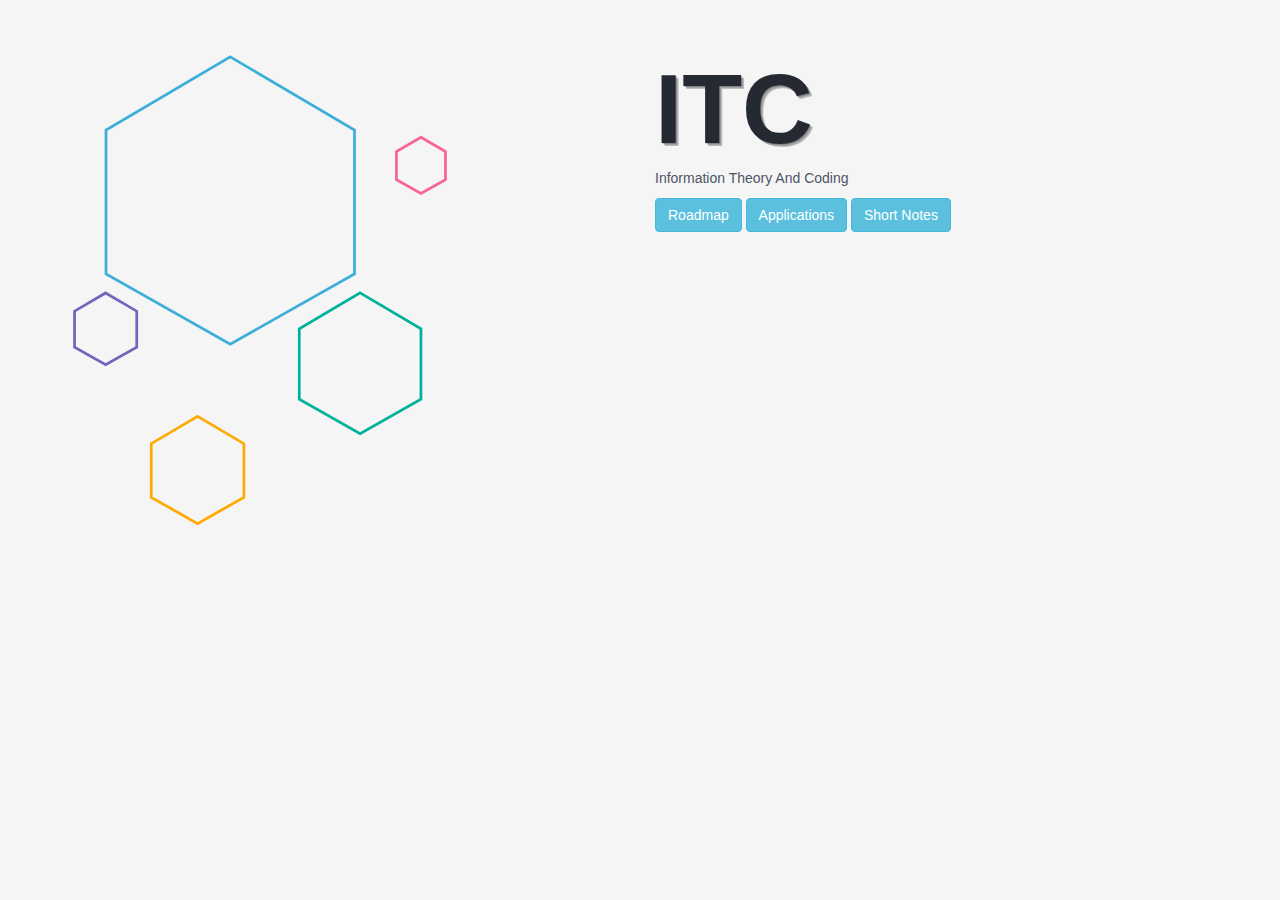
<file: index.html>
<!DOCTYPE html>
<html lang="en">
<head>
    <meta charset="utf-8">
    <title>ITC PROJECT</title>
    <meta name="viewport" content="width=device-width, initial-scale=1">
	<script src="https://code.jquery.com/jquery-1.10.2.min.js"></script>
    <link href="https://netdna.bootstrapcdn.com/bootstrap/3.3.6/css/bootstrap.min.css" rel="stylesheet">
	<script src="https://netdna.bootstrapcdn.com/bootstrap/3.3.6/js/bootstrap.min.js"></script>
</head>
<body>
<div class="">
    <div class="container">
        <div class="row">
            <div class="col-sm-6">
                <svg class="svg-box" width="380px" height="500px" viewBox="0 0 837 1045" version="1.1" xmlns="http://www.w3.org/2000/svg" xmlns:xlink="http://www.w3.org/1999/xlink" xmlns:sketch="http://www.bohemiancoding.com/sketch/ns">
                    <g id="Page-1" stroke="none" stroke-width="1" fill="none" fill-rule="evenodd" sketch:type="MSPage">
                        <path d="M353,9 L626.664028,170 L626.664028,487 L353,642 L79.3359724,487 L79.3359724,170 L353,9 Z" id="Polygon-1" stroke="#3bafda" stroke-width="6" sketch:type="MSShapeGroup"></path>
                        <path d="M78.5,529 L147,569.186414 L147,648.311216 L78.5,687 L10,648.311216 L10,569.186414 L78.5,529 Z" id="Polygon-2" stroke="#7266ba" stroke-width="6" sketch:type="MSShapeGroup"></path>
                        <path d="M773,186 L827,217.538705 L827,279.636651 L773,310 L719,279.636651 L719,217.538705 L773,186 Z" id="Polygon-3" stroke="#f76397" stroke-width="6" sketch:type="MSShapeGroup"></path>
                        <path d="M639,529 L773,607.846761 L773,763.091627 L639,839 L505,763.091627 L505,607.846761 L639,529 Z" id="Polygon-4" stroke="#00b19d" stroke-width="6" sketch:type="MSShapeGroup"></path>
                        <path d="M281,801 L383,861.025276 L383,979.21169 L281,1037 L179,979.21169 L179,861.025276 L281,801 Z" id="Polygon-5" stroke="#ffaa00" stroke-width="6" sketch:type="MSShapeGroup"></path>
                    </g>
                </svg>
            </div>
    
            <div class="col-sm-6">
                <div class="message-box">
                    <h1 class="m-b-0">ITC</h1>
                    <p>Information Theory And Coding</p>
                    <div class="buttons-con">
                        <div class="action-link-wrap">
                            <a href="roadmap.html" class="btn btn-custom btn-info waves-effect waves-light m-t-20">Roadmap</a>
                            <a href="applications.html" class="btn btn-custom btn-info waves-effect waves-light m-t-20">Applications</a>
                            <a href="shortnotes.html" class="btn btn-custom btn-info waves-effect waves-light m-t-20">Short Notes</a>
                        </div>
                    </div>
                </div>
            </div>
        </div>
    </div>
</div>

<style type="text/css">
body {
    background: #f5f5f5;
    font-family: 'Noto Sans', sans-serif;
    margin: 0;
    color: #4c5667;
    overflow-x: hidden !important;
    padding-top:40px;
}

.message-box h1 {
    color: #252932;
    font-size: 98px;
    font-weight: 700;
    line-height: 98px;
    text-shadow: rgba(61, 61, 61, 0.3) 1px 1px, rgba(61, 61, 61, 0.2) 2px 2px, rgba(61, 61, 61, 0.3) 3px 3px;
}
</style>

<script type="text/javascript">

</script>
</body>
</html>
</file>
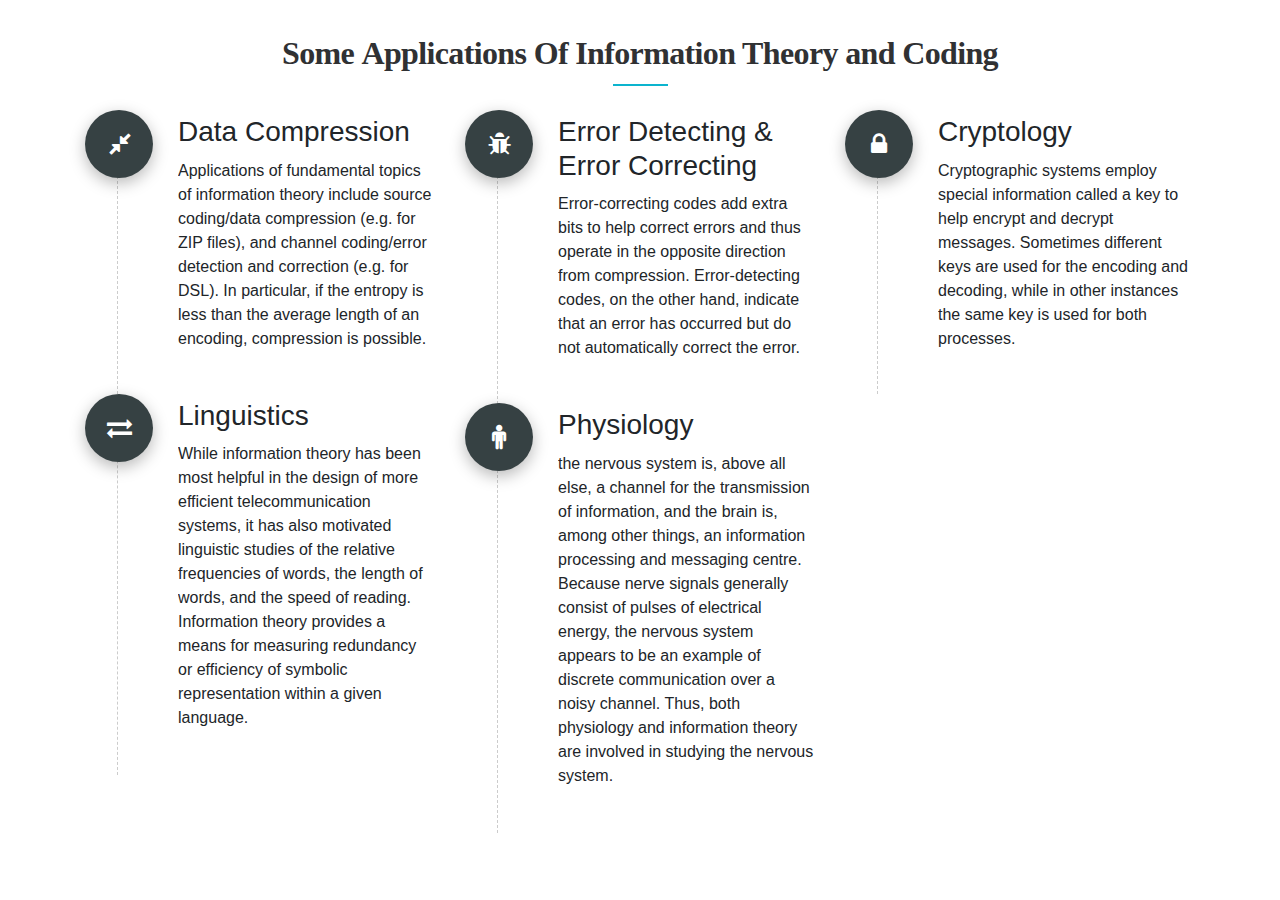
<file: applications.html>
<!DOCTYPE html>
<html lang="en">
<head>
    <meta charset="utf-8">
    <title>Applications</title>
    <meta name="viewport" content="width=device-width, initial-scale=1">
	<script src="https://code.jquery.com/jquery-1.10.2.min.js"></script>
    <link href="https://cdn.jsdelivr.net/npm/bootstrap@4.4.1/dist/css/bootstrap.min.css" rel="stylesheet">
	<script src="https://cdn.jsdelivr.net/npm/bootstrap@4.4.1/dist/js/bootstrap.bundle.min.js"></script>
</head>
<body>
<link href="https://maxcdn.bootstrapcdn.com/font-awesome/4.3.0/css/font-awesome.min.css" rel="stylesheet">
<section class="section-big main-color">
   <div class="container">

      <div class="row">
         <div class="col-md-12 pb-20 text-center"> 
            <h2 class="section-title mb-10"><span> Some <strong class="primary-color">Applications</strong> Of Information Theory and Coding</span></h2>
           
            <div class="exp-separator center-separator">
               <div class="exp-separator-inner">
               </div>
            </div>

         </div>
      </div>

      <div class="row">
         <div class="col-md-4">
            <ul class="i-list medium">
               <li class="i-list-item">
                  <div class="icon"> <i class="fa fa-compress"></i> </div>

                  <div class="icon-content">
                     <h3 class="title">Data Compression</h3>
                     <p class="sub-title">
                        Applications of fundamental topics of information theory include source coding/data compression (e.g. for ZIP files), and channel coding/error detection and correction (e.g. for DSL). 
                        In particular, if the entropy is less than the average length of an encoding, compression is possible.
                     </p>
                  </div>
                  <div class="iconlist-timeline"></div>
               </li>
               <li class="i-list-item">
                  <div class="icon"> <i class="fa fa-exchange"></i> </div>

                  <div class="icon-content">
                     <h3 class="title">Linguistics </h3>
                     <p>
                        While information theory has been most helpful in the design of more efficient telecommunication systems, it has also motivated linguistic studies of the relative frequencies of words, the length of words, and the speed of reading.
                        Information theory provides a means for measuring redundancy or efficiency of symbolic representation within a given language.
                     </p>
                  </div>
                  <div class="iconlist-timeline"></div>
               </li>
              
            </ul>
         </div>
         <div class="col-md-4">
            <ul class="i-list medium">
               <li class="i-list-item">
                  <div class="icon"> <i class="fa fa-bug"></i> </div>
                  <div class="icon-content">
                     <h3 class="title">Error Detecting &amp; Error Correcting </h3>
                     <p class="sub-title">
                        Error-correcting codes add extra bits to help correct errors and thus operate in the opposite direction from compression. Error-detecting codes, on the other hand, indicate that an error has occurred but do not automatically correct the error. 
                     </p>
                  </div>
                  <div class="iconlist-timeline"></div>
               </li>
               <li class="i-list-item">
                  <div class="icon"> <i class="fa fa-male"></i> </div>
                  <div class="icon-content">
                     <h3 class="title">Physiology</h3>
                     <p>
                        the nervous system is, above all else, a channel for the transmission of information, and the brain is, among other things, an information processing and messaging centre. Because nerve signals generally consist of pulses of electrical energy, the nervous system appears to be an example of discrete communication over a noisy channel. Thus, both physiology and information theory are involved in studying the nervous system.
                     </p>
                  </div>
                  <div class="iconlist-timeline"></div>
               </li>
            </ul>
         </div>
         <div class="col-md-4">
            <ul class="i-list medium">
               <li class="i-list-item">
                  <div class="icon"> <i class="fa fa-lock"></i> </div>
                  <div class="icon-content">
                     <h3 class="title">Cryptology</h3>
                     <p class="sub-title">
                        Cryptographic systems employ special information called a key to help encrypt and decrypt messages. Sometimes different keys are used for the encoding and decoding, while in other instances the same key is used for both processes. 
                     </p>
                  </div>
                  <div class="iconlist-timeline"></div>
               </li>
              
             
            </ul>
         </div>
      </div>
   </div>
</section>

<style type="text/css">
body{margin-top:20px;}
/* --------------------------------------------
    ICON LIST
-------------------------------------------- */

ul.i-list {
   padding-left: 0;
   list-style: none;
}

ul.i-list .list-title {
   display: inline-block;
   position: absolute;
}

ul.i-list li {
   padding: 2px 0px;
}

ul.i-list i.fa {
   margin-right: 7px;
}

ul.i-list .list-item {
   margin-top: 3px;
   display: inline-block;
}

ul.i-list.filled i.fa {
   color: white;
   font-size: 9px;
   padding: 5px;
   border-radius: 50%;
}

ul.e-icon-list.filled li {
   padding: 2px 0px;
   line-height: 24px;
}

ul.i-list.underline li {
   padding: 6px 0px;
   border-bottom: 1px solid #eee;
}

ul.i-list.medium li {
   padding-bottom: 25px;
   position: relative;
}

ul.i-list.medium .icon {
   margin-right: 25px;
   color: white;
   font-size: 25px;
   text-align: center;
   line-height: 68px;
   width: 68px;
   height: 68px;
   border-radius: 50%;
   box-shadow: 0 5px 16px rgba(0,0,0,.28);
   position: relative;
   z-index: 1;
   /*background-image: url(../img/crease.svg) !important;
   -moz-background-size: 100% 100% !important;
   background-size: 100% 100% !important;
   background-position: center center !important;*/
}

ul.i-list.medium .icon i.fa {
   margin: 0;
}

ul.i-list.medium.bordered .icon {
   background: white;
   color: inherit;
   border: 2px solid #8fc135;
   font-size: 26px;
   color: #8fc135;
   position: relative;
   z-index: 1;
   box-shadow: 0 8px 22px rgba(0,0,0,.28);
}

ul.i-list.medium .list-item {
   text-transform: uppercase;
}

ul.i-list.large .icon {
   margin-right: 30px;
   background: #d0d0d0;
   color: white;
   font-size: 30px;
   text-align: center;
   line-height: 80px;
   width: 80px;
   height: 80px;
   border-radius: 50%;
   box-shadow: 0 8px 22px rgba(0,0,0,.28);
}

ul.i-list.large .icon i.fa {
   margin: 0;
}

ul.i-list.large.bordered .icon {
   background: inherit;
   color: inherit;
   border: 2px solid #8fc135;
   font-size: 30px;
   color: #8fc135;
}

ul.i-list.large .list-item {
   text-transform: uppercase;
}

ul.i-list .icon {
   float: left;
}

ul.i-list.right {
   text-align: right;
}

ul.i-list.right .icon {
   float: right;
}

ul.i-list.right .icon {
   float: right;
   margin-right: 0;
   margin-left: 25px;
}

ul.i-list.large.right .icon {
   float: right;
   margin-right: 0;
   margin-left: 30px;
}

ul.i-list.large li {
   margin-bottom: 25px;
}

ul.i-list .icon-content {
   overflow: hidden;
}

ul.i-list .icon-content .title {
   margin-top: 5px;
   margin-bottom: 10px;
}

.left-line .iconlist-timeline {
   left: auto;
   right: 35px;
}

.iconlist-timeline {
   position: absolute;
   top: 1%;
   left: 32px;
   width: 1px;
   height: 99%;
   border-right-width: 1px;
   border-right-style: dashed;
   height: 100%;
   border-color: #ccc;
}
.icon{
        background-color: #364143;
}
separator, .testimonial-two, .exp-separator-inner {
    border-color: #0cb4ce;
}
.exp-separator {
    border-color: #0cb4ce;
    border-top-width: 2px;
    margin-top: 10px;
    margin-bottom: 2px;
    width: 100%;
    max-width: 55px;
    border-top-style: solid;
    height: auto;
    clear: both;
    position: relative;
    z-index: 11;
}
.section-sub-title {
    font-size: 18px;
    margin-bottom: 20px;
    font-weight: 400;
    font-family: Poppins;
}
.section-title {
    font-size: 32px;
    font-weight: 600;
    margin-top: 0.45em;
    margin-bottom: 0.35em;
    color: #303133;
    font-family: Poppins;
    letter-spacing: -0.02em;
}
.pb-20 {
    padding-bottom: 20px !important;
}
.text-center {
    text-align: center!important;
}
.center-separator .exp-separator-inner, .center-separator.exp-separator {
    margin-left: auto;
    margin-right: auto;
}
</style>

<script type="text/javascript">

</script>
</body>
</html>
</file>
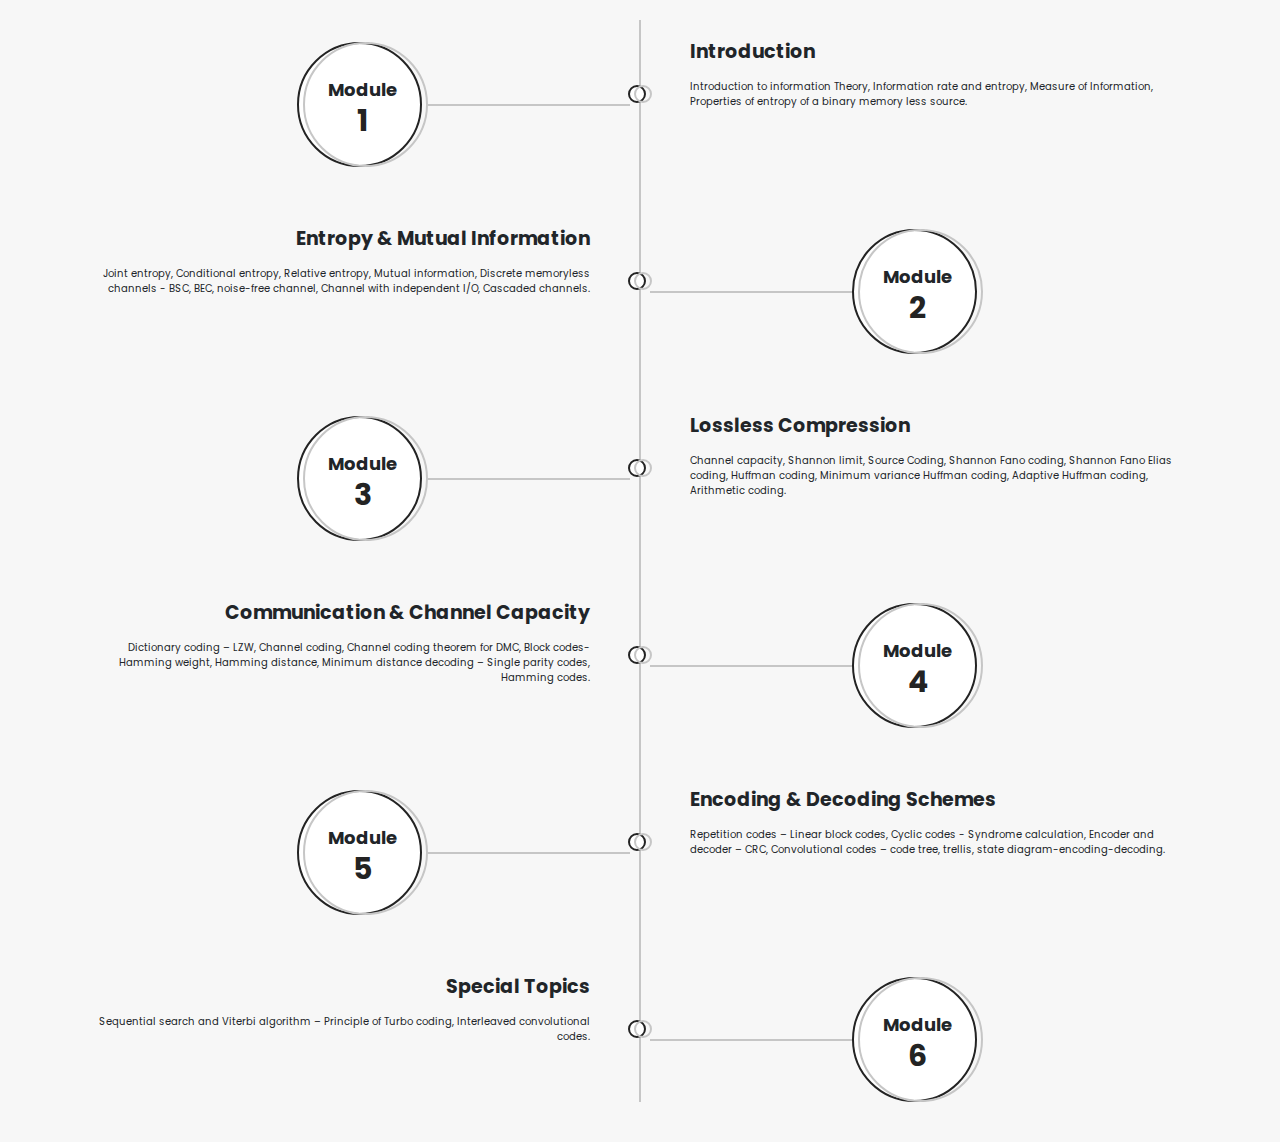
<file: roadmap.html>
<!DOCTYPE html>
<html lang="en">
<head>
    <meta charset="utf-8">
    <title>Roadmap</title>
    <meta name="viewport" content="width=device-width, initial-scale=1">
	<script src="https://code.jquery.com/jquery-1.10.2.min.js"></script>
    <link href="https://cdn.jsdelivr.net/npm/bootstrap@4.3.1/dist/css/bootstrap.min.css" rel="stylesheet">
    <link href="style2.css" rel="stylesheet">
	<script src="https://cdn.jsdelivr.net/npm/bootstrap@4.3.1/dist/js/bootstrap.bundle.min.js"></script>
</head>
<body>
<div class="container">
<div class="main-timeline">

                        <!-- start experience section-->
                        <div class="timeline">
                            <div class="icon"></div>
                            <div class="date-content">
                                <div class="date-outer">
                                    <span class="date">
                                            <span class="month">Module</span>
                                    <span class="year">1</span>
                                    </span>
                                </div>
                            </div>
                            <div class="timeline-content">
                                <h5 class="title">Introduction</h5>
                                <p class="description">
                                    Introduction to information Theory, Information rate and entropy, Measure of Information, Properties of entropy of a binary memory less source.

                                </p>
                            </div>
                        </div>
                        <!-- end experience section-->

                        <!-- start experience section-->
                        <div class="timeline">
                            <div class="icon"></div>
                            <div class="date-content">
                                <div class="date-outer">
                                    <span class="date">
                                            <span class="month">Module</span>
                                    <span class="year">2</span>
                                    </span>
                                </div>
                            </div>
                            <div class="timeline-content">
                                <h5 class="title">Entropy &amp; Mutual Information</h5>
                                <p class="description">
                                    Joint entropy, Conditional entropy, Relative entropy, Mutual information, Discrete memoryless channels - BSC, BEC, noise-free channel, Channel with independent I/O, Cascaded channels.

                                </p>
                            </div>
                        </div>
                        <!-- end experience section-->

                        <!-- start experience section-->
                        <div class="timeline">
                            <div class="icon"></div>
                            <div class="date-content">
                                <div class="date-outer">
                                    <span class="date">
                                            <span class="month">Module</span>
                                    <span class="year">3</span>
                                    </span>
                                </div>
                            </div>
                            <div class="timeline-content">
                                <h5 class="title">Lossless Compression</h5>
                                <p class="description">
                                    Channel capacity, Shannon limit, Source Coding, Shannon Fano coding, Shannon Fano Elias coding, Huffman coding, Minimum variance Huffman coding, Adaptive Huffman coding, Arithmetic coding.

                                </p>
                            </div>
                        </div>
                        <!-- end experience section-->

                        <!-- start experience section-->
                        <div class="timeline">
                            <div class="icon"></div>
                            <div class="date-content">
                                <div class="date-outer">
                                    <span class="date">
                                            <span class="month">Module</span>
                                    <span class="year">4</span>
                                    </span>
                                </div>
                            </div>
                            <div class="timeline-content">
                                <h5 class="title">Communication &amp; Channel Capacity</h5>
                                <p class="description">
                                    Dictionary coding – LZW, Channel coding, Channel coding theorem for DMC, Block codes- Hamming weight, Hamming distance, Minimum distance decoding – Single parity codes, Hamming codes.

                                </p>
                            </div>
                        </div>
                        <!-- end experience section-->

                        <!-- start experience section-->
                        <div class="timeline">
                            <div class="icon"></div>
                            <div class="date-content">
                                <div class="date-outer">
                                    <span class="date">
                                            <span class="month">Module</span>
                                    <span class="year">5</span>
                                    </span>
                                </div>
                            </div>
                            <div class="timeline-content">
                                <h5 class="title">Encoding &amp; Decoding Schemes</h5>
                                <p class="description">
                                    Repetition codes – Linear block codes, Cyclic codes - Syndrome calculation, Encoder and decoder – CRC, Convolutional codes – code tree, trellis, state diagram-encoding-decoding.

                                </p>
                            </div>
                        </div>
                        <!-- end experience section-->

                        <!-- start experience section-->
                        <div class="timeline">
                            <div class="icon"></div>
                            <div class="date-content">
                                <div class="date-outer">
                                    <span class="date">
                                            <span class="month">Module</span>
                                    <span class="year">6</span>
                                    </span>
                                </div>
                            </div>
                            <div class="timeline-content">
                                <h5 class="title">Special Topics</h5>
                                <p class="description">
                                    Sequential search and Viterbi algorithm – Principle of Turbo coding, Interleaved convolutional codes. 

                                </p>
                            </div>
                        </div>
                        <!-- end experience section-->

                    </div>
</div>




</body>
</html>
</file>
<file: style2.css>
@import url("https://fonts.googleapis.com/css?family=Poppins&display=swap");

* {
  margin: 0;
  padding: 0;
}

html {
  box-sizing: border-box;
  font-size: 62.5%;
}

body {
  background-color: rgb(255, 255, 255);
  font-family: "Poppins", sans-serif;
  display: flex;
  justify-content: center;
  align-items: center;
  min-height: 100vh;
}

.grid {
  display: grid;
  width: 114em;
  grid-gap: 6rem;
  grid-template-columns: repeat(auto-fit, minmax(30rem, 1fr));
  align-items: start;
}

.grid-item {
  background-color: #fff;
  border-radius: 0.4rem;
  overflow: hidden;
  box-shadow: 0 3rem 6rem rgba(0, 0, 0, 0.1);
  cursor: pointer;
  transition: 0.2s;
}

.grid-item:hover {
  transform: translateY(-0.5%);
  box-shadow: 0 4rem 8rem rgba(0, 0, 0, 0.5);
}

.card-img {
  display: block;
  width: 100%;
  height: 20rem;
  object-fit: cover;
}

.card-content {
  padding: 3rem;
}

.card-header {
  font-size: 3rem;
  font-weight: 500;
  color: #0d0d0d;
  margin-bottom: 1.5rem;
}

.card-text {
  font-size: 1.6rem;
  letter-spacing: 0.1rem;
  line-height: 1.7;
  color: #3d3d3d;
  margin-bottom: 2.5rem;
}

.card-btn {
  display: block;
  width: 100%;
  padding: 1.5rem;
  font-size: 2rem;
  text-align: center;
  color: #3363ff;
  background-color: #d8e0fd;
  border: none;
  border-radius: 0.4rem;
  transition: 0.2s;
  cursor: pointer;
  letter-spacing: 0.1rem;
}

.card-btn span {
  margin-left: 1rem;
  transition: 0.2s;
}

.card-btn:hover,
.card-btn:active {
  background-color: #c2cffc;
}

.card-btn:hover span,
.card-btn:active span {
  margin-left: 1.5rem;
}

@media only screen and (max-width: 60em) {
  body {
    padding: 3rem;
  }

  .grid {
    grid-gap: 3rem;
  }
}
body{
    background-color: #f7f7f7;
    margin-top:20px;
}

.main-timeline {
    position: relative
}

.main-timeline:before {
    content: "";
    display: block;
    width: 2px;
    height: 100%;
    background: #c6c6c6;
    margin: 0 auto;
    position: absolute;
    top: 0;
    left: 0;
    right: 0
}

.main-timeline .timeline {
    margin-bottom: 40px;
    position: relative
}

.main-timeline .timeline:after {
    content: "";
    display: block;
    clear: both
}

.main-timeline .icon {
    width: 18px;
    height: 18px;
    line-height: 18px;
    margin: auto;
    position: absolute;
    top: 0;
    left: 0;
    bottom: 0;
    right: 0
}

.main-timeline .icon:before,
.main-timeline .icon:after {
    content: "";
    width: 100%;
    height: 100%;
    border-radius: 50%;
    position: absolute;
    top: 0;
    left: 0;
    transition: all 0.33s ease-out 0s
}

.main-timeline .icon:before {
    background: #fff;
    border: 2px solid #232323;
    left: -3px
}

.main-timeline .icon:after {
    border: 2px solid #c6c6c6;
    left: 3px
}

.main-timeline .timeline:hover .icon:before {
    left: 3px
}

.main-timeline .timeline:hover .icon:after {
    left: -3px
}

.main-timeline .date-content {
    width: 50%;
    float: left;
    margin-top: 22px;
    position: relative
}

.main-timeline .date-content:before {
    content: "";
    width: 36.5%;
    height: 2px;
    background: #c6c6c6;
    margin: auto 0;
    position: absolute;
    top: 0;
    right: 10px;
    bottom: 0
}

.main-timeline .date-outer {
    width: 125px;
    height: 125px;
    font-size: 16px;
    text-align: center;
    margin: auto;
    z-index: 1
}

.main-timeline .date-outer:before,
.main-timeline .date-outer:after {
    content: "";
    width: 125px;
    height: 125px;
    margin: 0 auto;
    border-radius: 50%;
    position: absolute;
    top: 0;
    left: 0;
    right: 0;
    transition: all 0.33s ease-out 0s
}

.main-timeline .date-outer:before {
    background: #fff;
    border: 2px solid #232323;
    left: -6px
}

.main-timeline .date-outer:after {
    border: 2px solid #c6c6c6;
    left: 6px
}

.main-timeline .timeline:hover .date-outer:before {
    left: 6px
}

.main-timeline .timeline:hover .date-outer:after {
    left: -6px
}

.main-timeline .date {
    width: 100%;
    margin: auto;
    position: absolute;
    top: 27%;
    left: 0
}

.main-timeline .month {
    font-size: 18px;
    font-weight: 700
}

.main-timeline .year {
    display: block;
    font-size: 30px;
    font-weight: 700;
    color: #232323;
    line-height: 36px
}

.main-timeline .timeline-content {
    width: 50%;
    padding: 20px 0 20px 50px;
    float: right
}

.main-timeline .title {
    font-size: 19px;
    font-weight: 700;
    line-height: 24px;
    margin: 0 0 15px 0
}

.main-timeline .description {
    margin-bottom: 0
}

.main-timeline .timeline:nth-child(2n) .date-content {
    float: right
}

.main-timeline .timeline:nth-child(2n) .date-content:before {
    left: 10px
}

.main-timeline .timeline:nth-child(2n) .timeline-content {
    padding: 20px 50px 20px 0;
    text-align: right
}

@media only screen and (max-width: 991px) {
    .main-timeline .date-content {
        margin-top: 35px
    }
    .main-timeline .date-content:before {
        width: 22.5%
    }
    .main-timeline .timeline-content {
        padding: 10px 0 10px 30px
    }
    .main-timeline .title {
        font-size: 17px
    }
    .main-timeline .timeline:nth-child(2n) .timeline-content {
        padding: 10px 30px 10px 0
    }
}

@media only screen and (max-width: 767px) {
    .main-timeline:before {
        margin: 0;
        left: 7px
    }
    .main-timeline .timeline {
        margin-bottom: 20px
    }
    .main-timeline .timeline:last-child {
        margin-bottom: 0
    }
    .main-timeline .icon {
        margin: auto 0
    }
    .main-timeline .date-content {
        width: 95%;
        float: right;
        margin-top: 0
    }
    .main-timeline .date-content:before {
        display: none
    }
    .main-timeline .date-outer {
        width: 110px;
        height: 110px
    }
    .main-timeline .date-outer:before,
    .main-timeline .date-outer:after {
        width: 110px;
        height: 110px
    }
    .main-timeline .date {
        top: 30%
    }
    .main-timeline .year {
        font-size: 24px
    }
    .main-timeline .timeline-content,
    .main-timeline .timeline:nth-child(2n) .timeline-content {
        width: 95%;
        text-align: center;
        padding: 10px 0
    }
    .main-timeline .title {
        margin-bottom: 10px
    }
}
</file>
